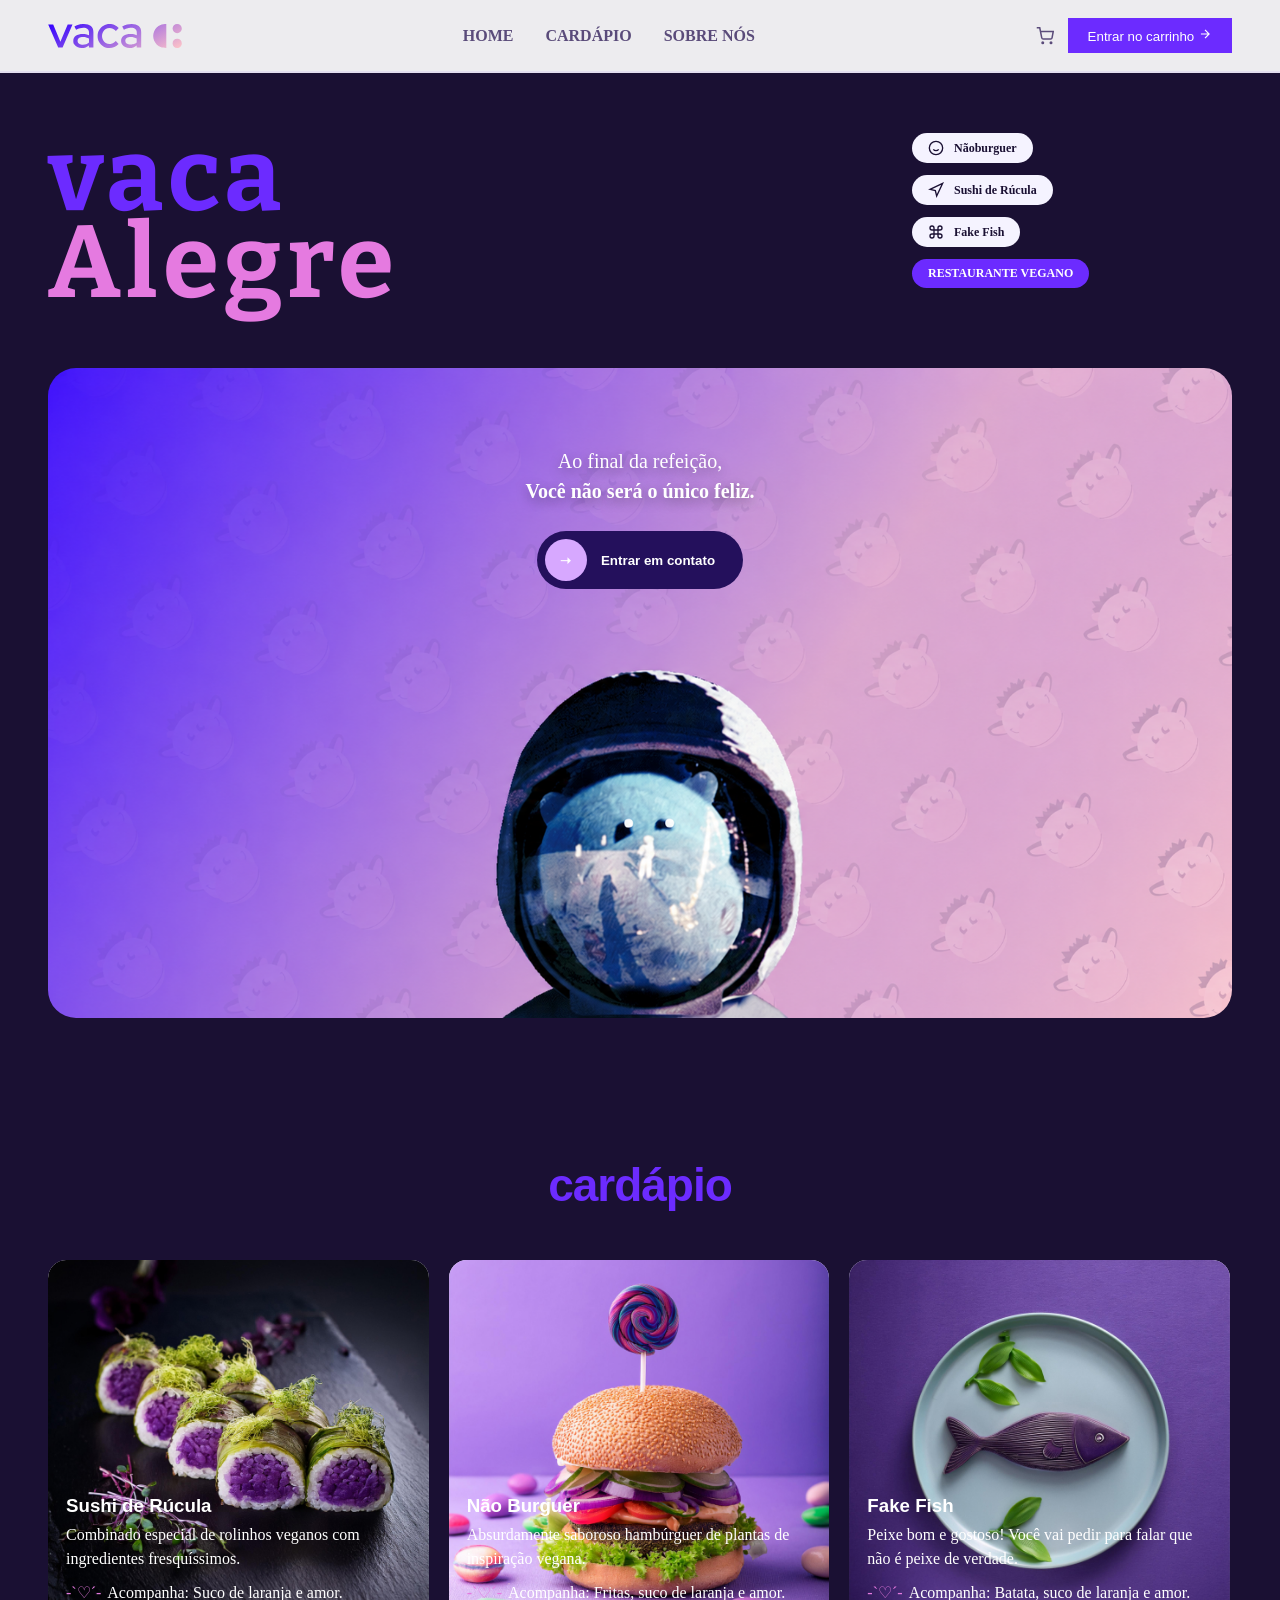
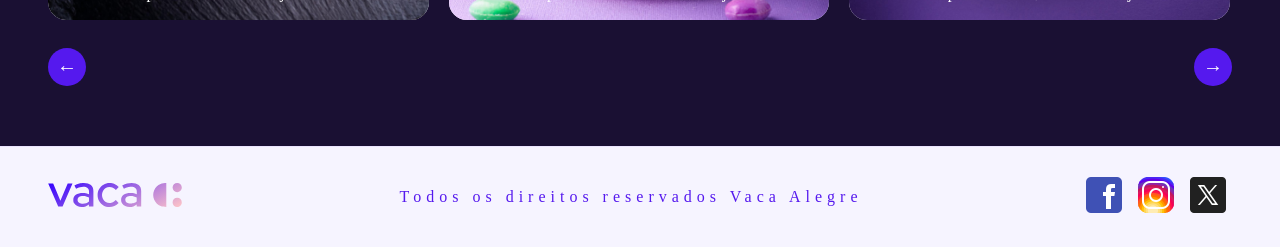
<file: site/index.html>
<!DOCTYPE html>
<html lang="en">

<head>
    <meta charset="UTF-8">
    <meta name="viewport" content="width=device-width, initial-scale=1.0">
    <title>Vaca Alegre - Restaurante Vegano</title>
    <link rel="stylesheet" href="style.css">
</head>

<body>
    <nav>
        <div class="nav-logo">
            <img src="imagens/vaca-alegre-marca.svg" alt="">
        </div>
        <ul class="nav-links">
            <li><a href="">Home</a></li>
            <li><a href="#cardapio">Cardápio</a></li>
            <li><a href="">Sobre Nós</a></li>
        </ul>
        <div class="nav-actions">
            <span class="nav-cart">
                <svg viewBox="0 0 24 24" fill="none" stroke="currentColor" stroke-width="2" width="18" height="18">
                    <circle cx="9" cy="21" r="1" />
                    <circle cx="20" cy="21" r="1" />
                    <path d="M1 1h4l2.68 13.39a2 2 0 0 0 2 1.61h9.72a2 2 0 0 0 2-1.61L23 6H6" />
                </svg>
            </span>
            <button class="btn-entrar">
                Entrar no carrinho
                <svg viewBox="0 0 24 24" fill="none" stroke="currentColor" stroke-width="2">
                    <path d="M5 12h14M12 5l7 7-7 7" />
                </svg>
            </button>
        </div>
    </nav>

    <div class="hero">
        <div class="hero-topo">
            <div class="hero-text">
                <h1 class="hero-title">
                    vaca <br>
                    <span class="alegre">Alegre</span>
                </h1>
            </div>
            <div class="hero-menu">
                <div class="hero-menu-item">
                    <svg viewBox="0 0 24 24" fill="none" stroke="currentColor" stroke-width="2">
                        <circle cx="12" cy="12" r="10" />
                        <path d="M8 14s1.5 2 4 2 4-2 4-2" />
                        <line x1="9" y1="9" x2="9.01" y2="9" />
                        <line x1="15" y1="9" x2="15.01" y2="9" />
                    </svg>
                    Nãoburguer
                </div>
                <div class="hero-menu-item">
                    <svg viewBox="0 0 24 24" fill="none" stroke="currentColor" stroke-width="2">
                        <path d="M3 11l19-9-9 19-2-8-8-2z" />
                    </svg>
                    Sushi de Rúcula
                </div>
                <div class="hero-menu-item">
                    <svg viewBox="0 0 24 24" fill="none" stroke="currentColor" stroke-width="2">
                        <path
                            d="M18 3a3 3 0 0 0-3 3v12a3 3 0 0 0 3 3 3 3 0 0 0 3-3 3 3 0 0 0-3-3H6a3 3 0 0 0-3 3 3 3 0 0 0 3 3 3 3 0 0 0 3-3V6a3 3 0 0 0-3-3 3 3 0 0 0-3 3 3 3 0 0 0 3 3h12a3 3 0 0 0 3-3 3 3 0 0 0-3-3z" />
                    </svg>
                    Fake Fish
                </div>
                <div class="hero-menu-item active">
                    Restaurante Vegano
                </div>
            </div>
        </div>
        <div class="hero-banner">
            <img src="imagens/espaco.png" alt="">
            <div class="hero-banner-content">
                <p>
                    Ao final da refeição, <br>
                    <strong> Você não será o único feliz.</strong>
                </p>
                <button class="btn-contato">
                    Entrar em contato
                </button>
            </div>
        </div>
    </div>
    <div class="cardapio" id="cardapio">
        <h2 class="cardapio-title">cardápio</h2>
        <div class="carousel-wrapper">
            <div class="carousel-track-outer">
                <div class="carousel-track" id="carouselTrack">
                    <!--Cards-->
                    <div class="card">
                        <div class="card-img-placeholder">
                            <img src="imagens/fotos/cardapio/sushi-de-rucula.jpg" alt=""
                                style="width: 100%;height: 100%;object-fit: cover;">
                        </div>
                        <div class="card-info">
                            <h3>Sushi de Rúcula</h3>
                            <p>Combinado especial de rolinhos veganos com ingredientes fresquíssimos.</p>
                            <span class="card-tag">Acompanha: Suco de laranja e amor.</span>
                        </div>
                    </div>

                    <div class="card featured">
                        <div class="card-img-placeholder">
                            <img src="imagens/fotos/cardapio/nao-burger.jpg" alt=""
                                style="width: 100%;height: 100%;object-fit: cover;">
                        </div>
                        <div class="card-info">
                            <h3>Não Burguer</h3>
                            <p>Absurdamente saboroso hambúrguer de plantas de inspiração vegana.</p>
                            <span class="card-tag">Acompanha: Fritas, suco de laranja e amor.</span>
                        </div>
                    </div>

                    <div class="card">
                        <div class="card-img-placeholder">
                            <img src="imagens/fotos/cardapio/fake-fish.jpg" alt=""
                                style="width: 100%;height: 100%;object-fit: cover;">
                        </div>
                        <div class="card-info">
                            <h3>Fake Fish </h3>
                            <p>Peixe bom e gostoso! Você vai pedir para falar que não é peixe de verdade.</p>
                            <span class="card-tag">Acompanha: Batata, suco de laranja e amor.</span>
                        </div>
                    </div>


                    <div class="card">
                        <div class="card-img-placeholder">
                            <img src="imagens/fotos/cardapio/escondidinho-veg.jpg" alt=""
                                style="width: 100%;height: 100%;object-fit: cover;">
                        </div>
                        <div class="card-info">
                            <h3>Escondidinho </h3>
                            <p>Um escondidinho de berinjela que combina com molho de tomate seco.</p>
                            <span class="card-tag">Acompanha: Manjericão, suco de laranja e amor.</span>
                        </div>
                    </div>


                    <div class="card">
                        <div class="card-img-placeholder">
                            <img src="imagens/fotos/cardapio/quibeleza.jpg" alt=""
                                style="width: 100%;height: 100%;object-fit: cover;">
                        </div>
                        <div class="card-info">
                            <h3>Quibeleza</h3>
                            <p>Quibe de beterraba crocante com frescor de hortelã.</p>
                            <span class="card-tag">Acompanha: Suco de frutas vermelhas e amor.</span>
                        </div>
                    </div>
                </div>
            </div>

            <div class="carousel-controls">
                <button class="carousel-btn" id="prevBtn">&#8592;</button>
                <div class="carousel-dots" id="carouselDots"></div>
                <button class="carousel-btn" id="nextBtn">&#8594;</button>
            </div>
        </div>
    </div>

    <footer>
        <div class="footer-logo">
            <img src="imagens/vaca-alegre-marca.svg" alt="">
        </div>
        <span class="footer-copy">Todos os direitos reservados Vaca Alegre</span>
        <div class="footer-socials">
            <a href=""><img src="imagens/fotos/icons8-facebook-48.png" alt="Facebook"></a>
            <a href=""><img src="imagens/fotos/icons8-instagram-48.png" alt="Instagram"></a>
            <a href=""><img src="imagens/fotos/icons8-twitterx-48.png" alt="TwitterX"></a>
        </div>
    </footer>
    <script>
        const track = document.getElementById('carouselTrack')
        const prevBtn = document.getElementById('prevBtn')
        const nextBtn = document.getElementById('nextvBtn')
        const dotwrap = document.getElementById('carouselDots')
        const cards = track.querySelectorAll('.card')
        const visible = () => window.innerWidth < 768 ? 1 : 3

        let current = 0
        const total = () => cards.length - visible() + 1

    </script>

</body>

</html>
</file>
<file: site/style.css>
@import url('https://fonts.googleapis.com/css2?family=Bitter:ital,wght@0,100..900;1,100..900&family=Instrument+Sans:ital,wght@0,400..700;1,400..700&display=swap');

* {
    box-sizing: border-box;
    margin: 0;
    padding: 0;
}

body {
    background-color: #fff;
    color: #1a1033;
    overflow-x: hidden;
    background-color: #1a1033;
}

nav {
    display: flex;
    align-items: center;
    justify-content: space-between;
    padding: 18px 48px;
    position: sticky;
    background-color: rgba(255, 255, 255, 0.92);
    top: 0;
    backdrop-filter: blur(12px);
    border-bottom: 2px solid rgba(108, 43, 255, 0.07);
}

.nav-logo {
    display: flex;
    align-items: center;
    gap: 6px;
}

.nav-links {
    display: flex;
    gap: 32px;
    list-style: none;
}

.nav-links a {
    text-decoration: none;
    font-weight: bold;
    text-transform: uppercase;
    color: #5a4b7a
}

.nav-links a:hover {
    color: #6c2bff;
}

.nav-actions {
    display: flex;
    align-items: center;
    gap: 14px;
}

.nav-cart {
    color: #5a4b7a;
    display: flex;
    align-items: center;
    gap: 4px;

}

.btn-entrar {
    background-color: #6c2bff;
    color: white;
    border: none;
    padding: 9px 20px;
    cursor: pointer;
    gap: 6px;
    transform: background .2s, transform .15s;
}

.btn-entrar:hover {
    background: #5519ee;
    transform: translateY(-1px);
}

.btn-entrar svg {
    width: 14px;
    height: 14px;
}

.hero {
    padding: 60px 48px;
    position: relative;
    display: flex;
    flex-direction: column;
    gap: 32px;
}

.hero-topo {
    display: flex;
    justify-content: space-between;
    align-items: flex-start;
    width: 100%;
    margin-bottom: 30px;
}

.hero-text {
    flex: 1;
    min-width: 400px;
}

.hero-title {
    font-family: "Bitter", serif;
    font-weight: bold;
    font-size: 102px;
    line-height: .85;
    letter-spacing: 5px;
    color: #6c2bff;
}

.hero-title .alegre {
    color: #e57ae0;
}

.hero-menu {
    width: 320px;
    display: flex;
    flex-direction: column;
    gap: 12px;
    margin-left: auto;
}

.hero-menu-item {
    display: flex;
    align-items: center;
    gap: 10px;
    font-weight: bold;
    background-color: #f5f3ff;
    border-radius: 40px;
    padding: 7px 16px;
    width: fit-content;
    cursor: pointer;
    transition: background .2s;
    font-size: 12px;
}

.hero-menu-item:hover {
    background-color: #ede8ff;
}

.hero-menu-item svg {
    width: 16px;
    height: 16px;
    flex-shrink: 0;
}

.hero-menu-item.active {
    color: #fff;
    text-transform: uppercase;
    font-weight: bold;
    background-color: #6c2bff;
}

.hero-banner {
    position: relative;
    border-radius: 28px;
    min-height: 300px;
    overflow: hidden;
}

.hero-banner img {
    width: 100%;
    height: 650px;
    object-fit: cover;
    display: block;
}

.hero-banner-content {
    position: absolute;
    top: 12%;
    left: 50%;
    text-align: center;
    width: 100%;
    transform: translateX(-50%);
}

.hero-banner-content p {
    color: white;
    margin-bottom: 25px;
    font-size: 20px;
    text-shadow: 0 4px 12px rgba(0, 0, 0, .35);
    line-height: 1.5;
}

.hero-banner-content p strong {
    color: #fff;
    font-weight: bold;
}

.btn-contato {
    display: inline-flex;
    align-items: center;
    gap: 14px;
    background-color: #24105c;
    color: white;
    border: none;
    border-radius: 50px;
    padding: 8px 28px 8px 8px;
    font-weight: bold;
    cursor: pointer;
    transition: all .3s ease;
}

.btn-contato::before {
    content: "➝";
    width: 42px;
    height: 42px;
    background-color: #d7a8ff;
    border-radius: 50%;
    display: flex;
    align-items: center;
    justify-content: center;
    transition: transform .4s ease;
}

.btn-contato:hover::before {
    transform: translateX(10px);
}

.btn-contato:hover {
    transform: translateY(-2px);
}

.cardapio {
    padding: 80px 48px 60px;
}

.cardapio-title {
    font-family: sans-serif;
    font-weight: bold;
    font-size: 46px;
    text-align: center;
    margin-bottom: 48px;
    letter-spacing: -1px;
    color: #6c2bff;
}

.carousel-wrapper {
    position: relative;
}

.carousel-track-outer {
    overflow: hidden;
    border-radius: 18px;
}

.carousel-track {
    display: flex;
    gap: 20px;
}

.card {
    flex: 0 0 calc(33.333% - 14px);
    border-radius: 18px;
    overflow: hidden;
    position: relative;
    min-height: 360px;
    display: flex;
    flex-direction: column;
    justify-content: flex-end;
    transition: transform .25s;
    background-color: #f6f4ff;
}

.card:hover {
    transform: translateY(-4px);
}

.card-img-placeholder {
    position: absolute;
    background: linear-gradient(160deg, #ddd5ff 0%, #f8d7fa 100%);
    display: flex;
    align-items: center;
    justify-content: center;
    text-transform: uppercase;
    color: #5a4b7a;
    inset: 0;
}

.card .featured .card-img-placeholder {
    background: linear-gradient(160deg, #a78bfa 0%, #e879f9 100%);
}

.card-info {
    position: relative;
    background: linear-gradient(to top rgba(20, 10, 40, 0.82) 0% transparent 100%);
    padding: 20px 18px 18px;
    color: #fff;
}

.card-info h3 {
    font-family: sans-serif;
    margin-bottom: 6px;
}

.card-info p {
    color: white;
    line-height: 1.5;
    margin-bottom: 12px;
}

.card-tag {
    display: inline-flex;
    align-items: center;
    gap: 6px;
    color: white;
}

.card-tag::before {
    content: "-`♡´-";
    color: #e57ae0;
}

.carousel-controls {
    display: flex;
    align-items: center;
    justify-content: space-between;
    margin-top: 28px;
}

.carousel-btn {
    width: 38px;
    height: 38px;
    border-radius: 50%;
    border: none;
    background-color: #5519ee;
    color: white;
    cursor: pointer;
    display: flex;
    align-items: center;
    justify-content: center;
    transition: background .2s, transform .15s;
    font-size: 20px;
}

.carousel-btn:hover {
    background-color: #24105c;
    transform: scale(1.08);
}
.carousel-dots{
    display: flex;
    gap: 8px;
    align-items: center;
}
footer{
    background-color: #f6f4ff;
    padding: 24px 48px;
    display: flex;
    align-items: center;
    justify-content: space-between;
    border-top: 1px solid rgba(108, 43, 255, 0.08);
}
.footer-copy{
    color: #5519ee;
    letter-spacing: 5px;
}
.footer-social{
    display: flex;
    gap: 14px;
}
</file>
